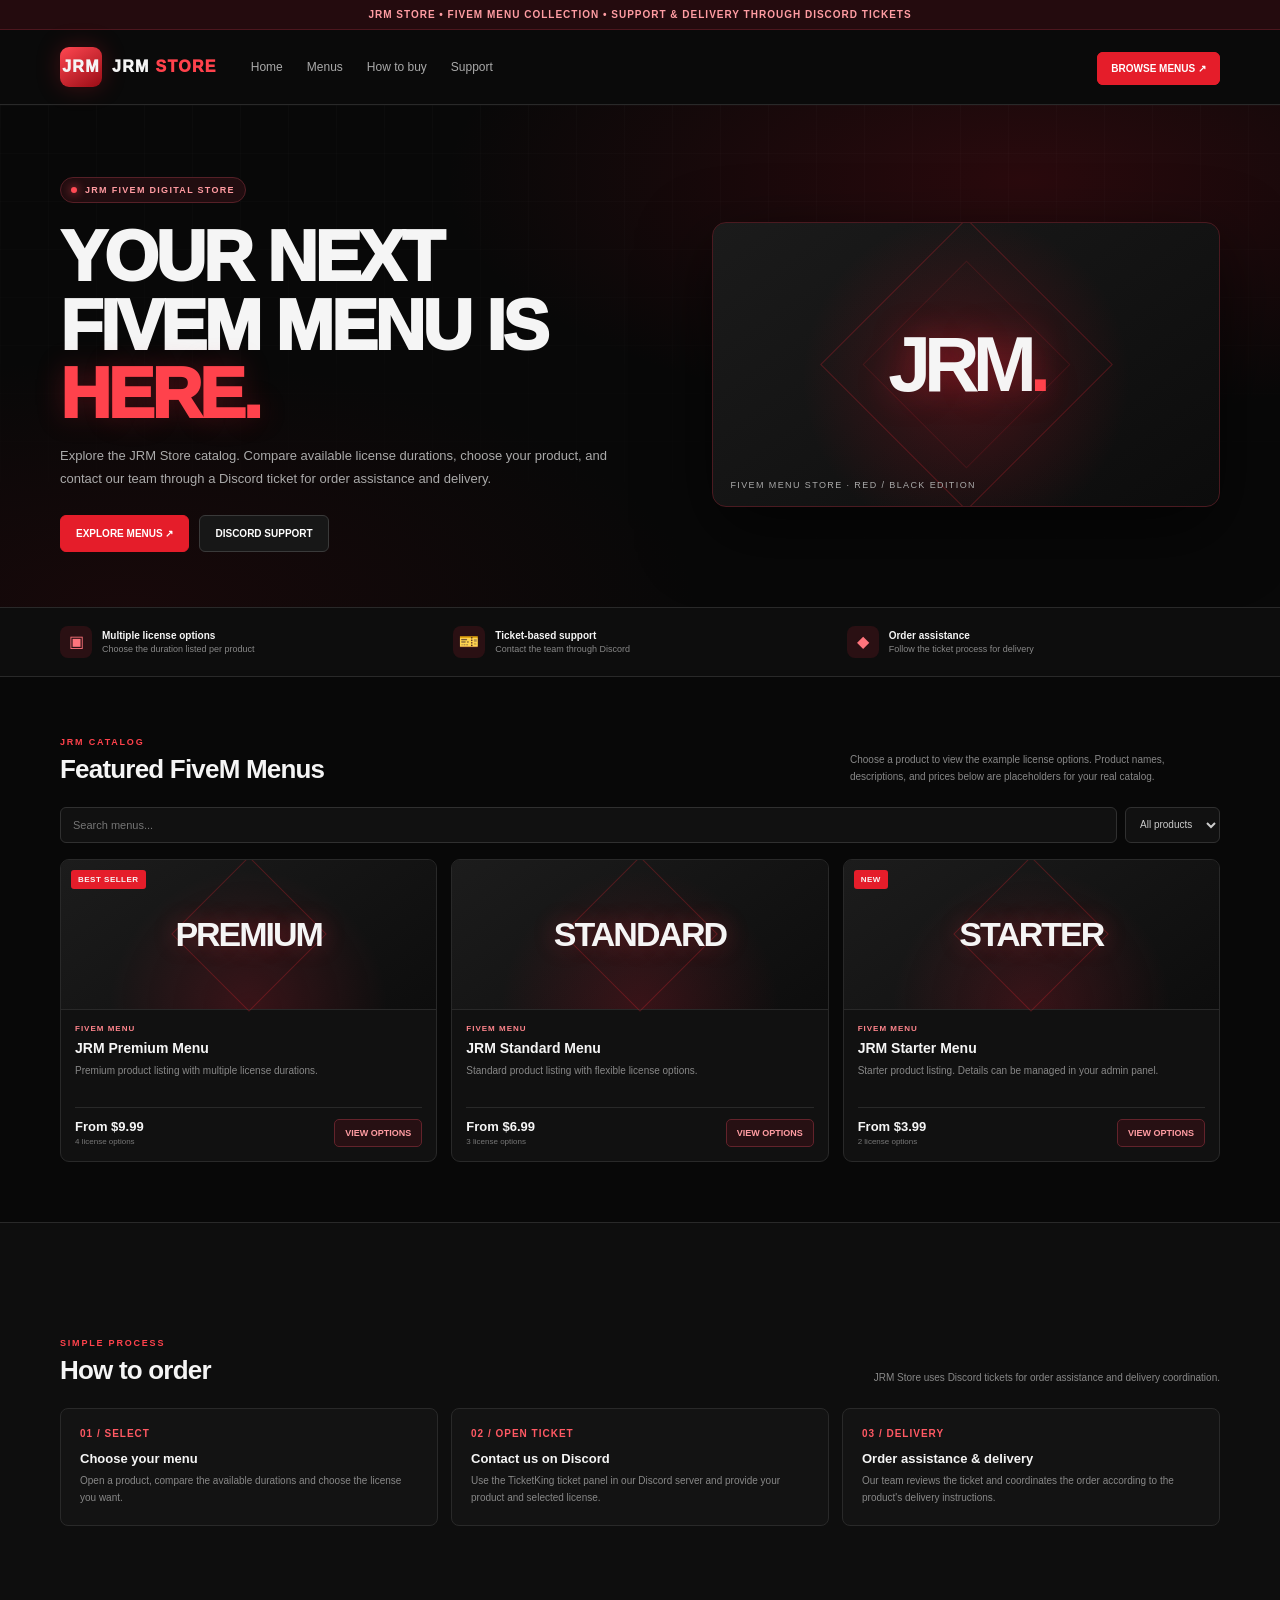
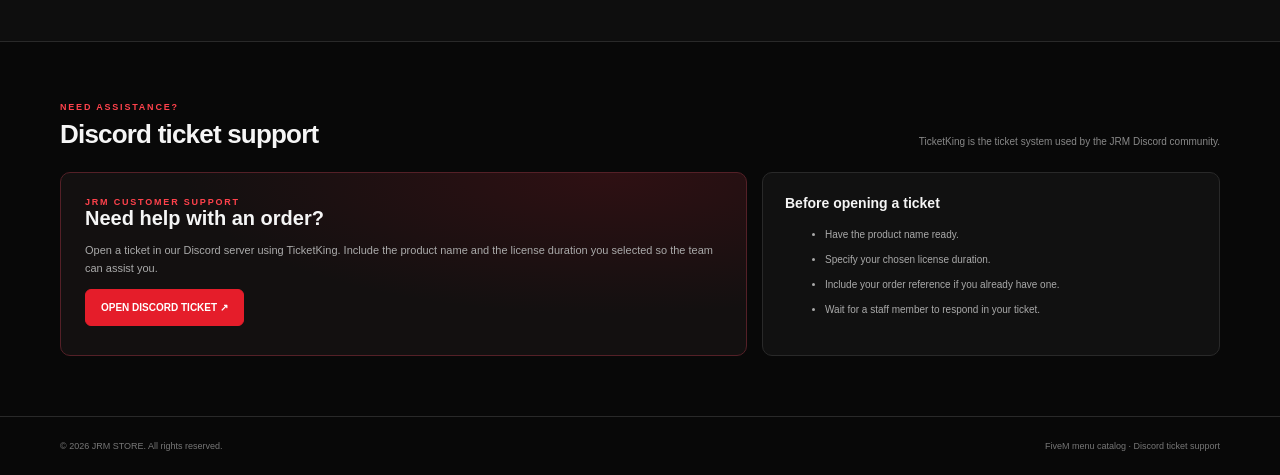
<file: index.html>
<!DOCTYPE html>
<html lang="en">
<head>
<meta charset="UTF-8"><meta name="viewport" content="width=device-width,initial-scale=1"><meta name="theme-color" content="#080808">
<title>JRM Store — FiveM Menus</title>
<link rel="stylesheet" href="style.css"></head>
<body>
<div class="announcement">JRM STORE <b>•</b> FIVEM MENU COLLECTION <b>•</b> SUPPORT & DELIVERY THROUGH DISCORD TICKETS</div>
<header><div class="wrap nav">
<a class="brand" href="#"><span class="logo">JRM</span><span>JRM <em>STORE</em></span></a>
<nav><a href="#home">Home</a><a href="#menus">Menus</a><a href="#delivery">How to buy</a><a href="#support">Support</a></nav>
<div><a class="navbtn red" href="#menus">BROWSE MENUS ↗</a></div>
</div></header>
<main>
<section class="hero" id="home"><div class="wrap heroGrid">
<div><div class="pill"><i class="dot"></i> JRM FIVEM DIGITAL STORE</div><h1>YOUR NEXT<br>FIVEM MENU IS<br><span>HERE.</span></h1><p>Explore the JRM Store catalog. Compare available license durations, choose your product, and contact our team through a Discord ticket for order assistance and delivery.</p><div class="actions"><a class="btn red" href="#menus">EXPLORE MENUS ↗</a><a class="btn" href="#support">DISCORD SUPPORT</a></div></div>
<div class="heroArt"><strong>JRM<span>.</span></strong><div class="artLabel">FIVEM MENU STORE · RED / BLACK EDITION</div></div>
</div></section>
<div class="trust"><div class="wrap trustRow">
<div class="trustItem"><span class="trustIcon">▣</span><div><b>Multiple license options</b><small>Choose the duration listed per product</small></div></div>
<div class="trustItem"><span class="trustIcon">🎫</span><div><b>Ticket-based support</b><small>Contact the team through Discord</small></div></div>
<div class="trustItem"><span class="trustIcon">◆</span><div><b>Order assistance</b><small>Follow the ticket process for delivery</small></div></div>
</div></div>
<section id="menus"><div class="wrap">
<div class="sectionHead"><div><div class="kicker">JRM catalog</div><h2>Featured FiveM Menus</h2></div><p>Choose a product to view the example license options. Product names, descriptions, and prices below are placeholders for your real catalog.</p></div>
<div class="filters"><input class="search" id="search" placeholder="Search menus..."><select class="filter" id="sort"><option value="all">All products</option><option value="featured">Featured</option></select></div>
<div class="products" id="productsGrid">
<article class="product" data-name="JRM Premium Menu" data-desc="Premium menu product listing. Add your approved product description and support details."><div class="productImage"><span class="badge">BEST SELLER</span><strong>PREMIUM</strong></div><div class="productBody"><div class="category">FiveM Menu</div><h3>JRM Premium Menu</h3><p>Premium product listing with multiple license durations.</p><div class="foot"><div class="price">From $9.99<small>4 license options</small></div><button class="options" data-name="JRM Premium Menu" data-plans="1 Week:4.99|1 Month:9.99|3 Months:19.99|Lifetime:49.99">VIEW OPTIONS</button></div></div></article>
<article class="product" data-name="JRM Standard Menu" data-desc="Standard menu product listing. Add your approved product description and support details."><div class="productImage"><strong>STANDARD</strong></div><div class="productBody"><div class="category">FiveM Menu</div><h3>JRM Standard Menu</h3><p>Standard product listing with flexible license options.</p><div class="foot"><div class="price">From $6.99<small>3 license options</small></div><button class="options" data-name="JRM Standard Menu" data-plans="1 Week:3.99|1 Month:6.99|Lifetime:29.99">VIEW OPTIONS</button></div></div></article>
<article class="product" data-name="JRM Starter Menu" data-desc="Starter menu product listing. Add your approved product description and support details."><div class="productImage"><span class="badge">NEW</span><strong>STARTER</strong></div><div class="productBody"><div class="category">FiveM Menu</div><h3>JRM Starter Menu</h3><p>Starter product listing. Details can be managed in your admin panel.</p><div class="foot"><div class="price">From $3.99<small>2 license options</small></div><button class="options" data-name="JRM Starter Menu" data-plans="1 Week:3.99|1 Month:8.99">VIEW OPTIONS</button></div></div></article>
</div><div id="noResults" style="display:none;text-align:center;color:#888;font-size:11px;padding:25px">No menus found.</div>
</div></section>
<section class="delivery" id="delivery"><div class="wrap" style="padding:55px 0"><div class="sectionHead"><div><div class="kicker">Simple process</div><h2>How to order</h2></div><p>JRM Store uses Discord tickets for order assistance and delivery coordination.</p></div>
<div class="steps"><div class="step"><div class="num">01 / SELECT</div><h3>Choose your menu</h3><p>Open a product, compare the available durations and choose the license you want.</p></div><div class="step"><div class="num">02 / OPEN TICKET</div><h3>Contact us on Discord</h3><p>Use the TicketKing ticket panel in our Discord server and provide your product and selected license.</p></div><div class="step"><div class="num">03 / DELIVERY</div><h3>Order assistance & delivery</h3><p>Our team reviews the ticket and coordinates the order according to the product's delivery instructions.</p></div></div>
</div></section>
<section id="support"><div class="wrap"><div class="sectionHead"><div><div class="kicker">Need assistance?</div><h2>Discord ticket support</h2></div><p>TicketKing is the ticket system used by the JRM Discord community.</p></div>
<div class="ticketPanel"><div class="ticketBox"><div class="kicker">JRM CUSTOMER SUPPORT</div><h3>Need help with an order?</h3><p>Open a ticket in our Discord server using TicketKing. Include the product name and the license duration you selected so the team can assist you.</p><a class="btn red" id="ticketLink" href="#" target="_blank" rel="noopener">OPEN DISCORD TICKET ↗</a></div><div class="ticketSide"><h3>Before opening a ticket</h3><ul><li>Have the product name ready.</li><li>Specify your chosen license duration.</li><li>Include your order reference if you already have one.</li><li>Wait for a staff member to respond in your ticket.</li></ul></div></div>
</div></section>
</main>
<footer><div class="wrap footerRow"><span>© 2026 JRM STORE. All rights reserved.</span><span>FiveM menu catalog · Discord ticket support</span></div></footer>
<div class="modal" id="modal"><div class="modalBox"><button class="close" id="close">×</button><div class="kicker">SELECT A LICENSE</div><h2 id="modalTitle">Product</h2><p>Select the license duration you want. Then continue to the Discord TicketKing ticket panel to contact the store team.</p><div class="plans" id="plans"></div><div class="modalBottom"><div><small style="color:#888;font-size:9px">SELECTED PRICE</small><br><strong id="price">$0.00</strong></div><button class="btn red" id="continue">CONTINUE TO TICKET ↗</button></div><p style="font-size:9px">Preview only: example products and prices. The TicketKing link must be replaced with your Discord ticket panel URL. No payment or delivery is processed on this preview.</p></div></div>
<script src="script.js"></script></body></html>
</file>
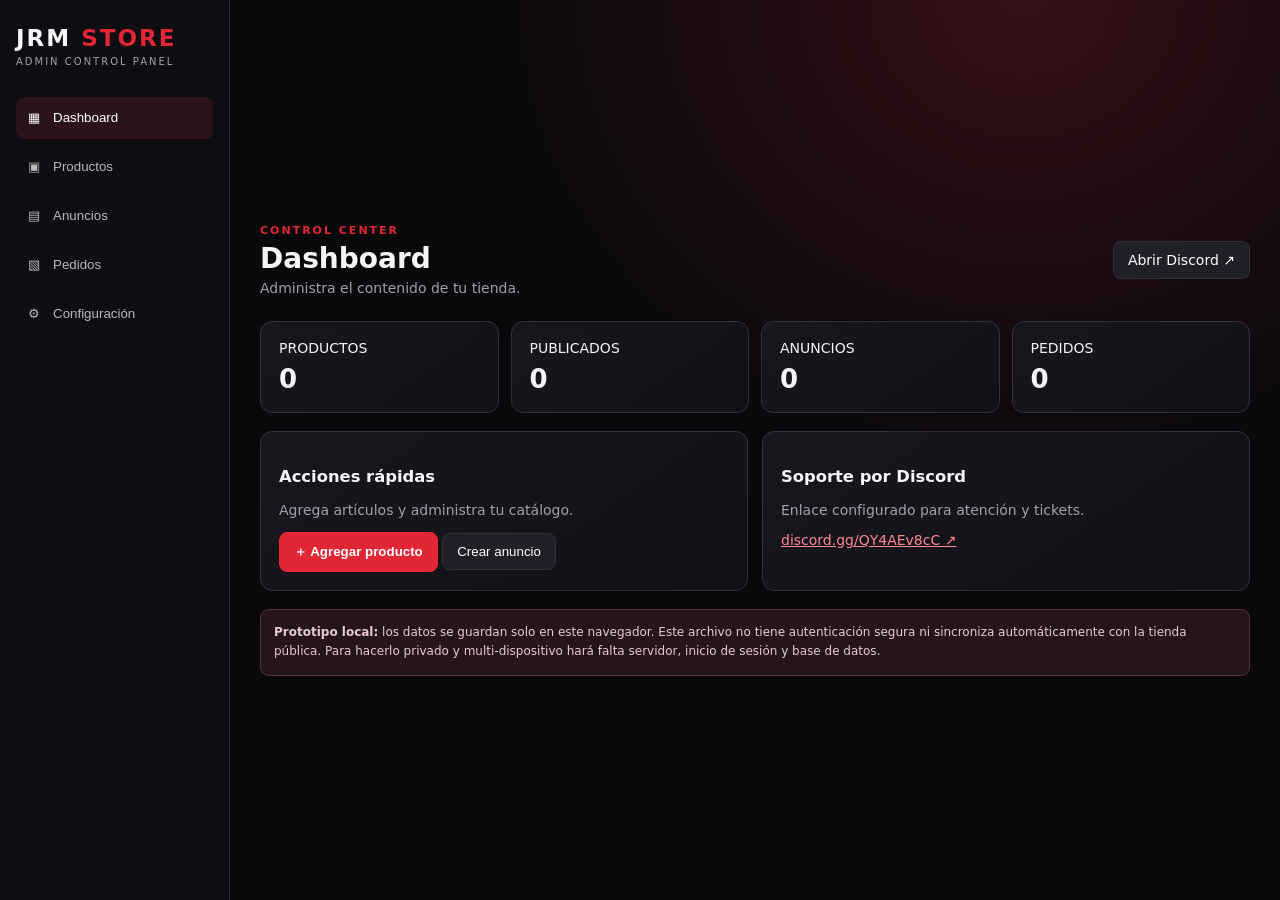
<file: admin/index.html>
<!doctype html><html lang="es"><head><meta charset="utf-8"><meta name="viewport" content="width=device-width,initial-scale=1"><title>JRM STORE Admin</title>
<link rel="stylesheet" href="style.css"></head><body><div class="app"><aside class="side"><div class="logo">JRM <span>STORE</span></div><div class="sub">ADMIN CONTROL PANEL</div><nav class="nav"><button class="active" data-tab="dashboard">▦　Dashboard</button><button data-tab="products">▣　Productos</button><button data-tab="announcements">▤　Anuncios</button><button data-tab="orders">▧　Pedidos</button><button data-tab="settings">⚙　Configuración</button></nav></aside>
<main class="main"><div class="top"><div><div class="eyebrow">CONTROL CENTER</div><h1 id="heading">Dashboard</h1><div class="muted">Administra el contenido de tu tienda.</div></div><a class="btn" href="https://discord.gg/QY4AEv8cC" target="_blank" rel="noopener">Abrir Discord ↗</a></div>
<section id="dashboard" class="section show"><div class="stats"><div class="stat">PRODUCTOS<strong id="sProducts">0</strong></div><div class="stat">PUBLICADOS<strong id="sLive">0</strong></div><div class="stat">ANUNCIOS<strong id="sNews">0</strong></div><div class="stat">PEDIDOS<strong id="sOrders">0</strong></div></div><div class="grid2"><div class="card"><h3>Acciones rápidas</h3><p class="muted">Agrega artículos y administra tu catálogo.</p><button class="btn red" onclick="openProduct()">＋ Agregar producto</button> <button class="btn" onclick="tab('announcements')">Crear anuncio</button></div><div class="card"><h3>Soporte por Discord</h3><p class="muted">Enlace configurado para atención y tickets.</p><a class="link" href="https://discord.gg/QY4AEv8cC" target="_blank">discord.gg/QY4AEv8cC ↗</a></div></div><div class="notice"><b>Prototipo local:</b> los datos se guardan solo en este navegador. Este archivo no tiene autenticación segura ni sincroniza automáticamente con la tienda pública. Para hacerlo privado y multi-dispositivo hará falta servidor, inicio de sesión y base de datos.</div></section>
<section id="products" class="section"><div class="toolbar"><span class="muted">Productos, descripciones, imágenes, planes y enlaces de pago.</span><button class="btn red" onclick="openProduct()">＋ Nuevo producto</button></div><div class="card tablewrap"><table class="table"><thead><tr><th>Producto</th><th>Categoría</th><th>Planes</th><th>Estado</th><th>Acciones</th></tr></thead><tbody id="productRows"></tbody></table><div id="emptyProducts" class="empty">Todavía no hay productos.</div></div></section>
<section id="announcements" class="section"><div class="card"><h3>Crear anuncio</h3><label>Título</label><input id="newsTitle" placeholder="Nueva actualización"><label>Mensaje</label><textarea id="newsBody" rows="3" placeholder="Escribe el anuncio..."></textarea><p><button class="btn red" onclick="addNews()">Publicar</button></p></div><div class="card" style="margin-top:15px"><h3>Anuncios</h3><div id="newsList"></div></div></section>
<section id="orders" class="section"><div class="card"><h3>Registro manual de pedidos</h3><p class="muted">Registra un pedido después de comprobarlo en Stripe.</p><div class="formgrid"><div><label>Referencia</label><input id="orderRef" placeholder="JRM-0001"></div><div><label>Producto / plan</label><input id="orderItem" placeholder="Producto — Lifetime"></div><div><label>Estado</label><select id="orderStatus"><option>Pendiente de verificar</option><option>Pagado verificado</option><option>Entregado</option><option>Cancelado</option></select></div><div><label>Usuario / ticket</label><input id="orderNote" placeholder="Nombre o número de ticket"></div></div><p><button class="btn red" onclick="addOrder()">Guardar pedido</button></p></div><div class="card tablewrap" style="margin-top:15px"><table class="table"><thead><tr><th>Referencia</th><th>Artículo</th><th>Estado</th><th>Nota</th><th></th></tr></thead><tbody id="orderRows"></tbody></table><div id="emptyOrders" class="empty">No hay pedidos.</div></div></section>
<section id="settings" class="section"><div class="card"><h3>Configuración</h3><label>Nombre de la tienda</label><input id="storeName" value="JRM STORE"><label>Invitación de Discord</label><input id="discordUrl" value="https://discord.gg/QY4AEv8cC"><label>Texto del botón</label><input id="supportText" value="Abrir ticket en Discord"><p><button class="btn red" onclick="saveSettings()">Guardar</button></p></div><div class="notice">No pegues claves secretas de Stripe (sk_...) ni secretos de webhook (whsec_...) en este panel. Deben guardarse en el servidor, nunca en el navegador.</div></section></main></div>
<div class="modal" id="productModal"><div class="dialog"><div class="dialoghead"><h2 id="modalTitle">Nuevo producto</h2><button class="x" onclick="closeProduct()">×</button></div><div class="formgrid"><div><label>Nombre</label><input id="pName" placeholder="Nombre del producto"></div><div><label>Categoría</label><input id="pCategory" placeholder="Categoría"></div><div class="full"><label>Descripción</label><textarea id="pDescription" rows="3" placeholder="Detalles del artículo..."></textarea></div><div class="full"><label>URL de imagen</label><input id="pImage" placeholder="https://..."></div><div><label>Estado</label><select id="pStatus"><option value="true">Publicado</option><option value="false">Oculto</option></select></div><div><label>Etiqueta</label><input id="pTag" placeholder="Popular, Nuevo..."></div></div><div style="display:flex;justify-content:space-between;align-items:center;margin-top:15px"><h3>Planes y precios</h3><button class="btn" onclick="addPriceRow()">＋ Añadir plan</button></div><div id="priceRows"></div><div style="display:flex;justify-content:flex-end;gap:8px;margin-top:18px"><button class="btn" onclick="closeProduct()">Cancelar</button><button class="btn red" onclick="saveProduct()">Guardar producto</button></div></div></div>
<script src="script.js"></script></body></html>
</file>
<file: style.css>
:root{--bg:#080808;--panel:#111;--panel2:#171717;--line:#292929;--red:#e51d2a;--red2:#ff424c;--txt:#f5f5f5;--muted:#999}
*{box-sizing:border-box}html{scroll-behavior:smooth}body{margin:0;background:var(--bg);color:var(--txt);font-family:Inter,Arial,sans-serif}a{color:inherit;text-decoration:none}button{font:inherit;cursor:pointer}
.wrap{width:min(1160px,calc(100% - 36px));margin:auto}
.announcement{background:#240b0e;color:#ff9da3;border-bottom:1px solid #4c171e;text-align:center;padding:9px 12px;font-size:10px;font-weight:900;letter-spacing:1px}
header{position:sticky;top:0;z-index:5;background:#0b0b0beF;backdrop-filter:blur(12px);border-bottom:1px solid var(--line)}
.nav{height:74px;display:flex;align-items:center;gap:34px}.brand{display:flex;align-items:center;gap:10px;font-weight:950;letter-spacing:1.3px;white-space:nowrap}.logo{height:40px;width:42px;display:grid;place-items:center;border-radius:9px;background:linear-gradient(145deg,#ff4751,#990c15);box-shadow:0 0 23px #e51d2a40}.brand em{font-style:normal;color:var(--red2)}
nav{display:flex;align-items:center;gap:24px;flex:1;color:#aaa;font-size:12px}nav a:hover{color:white}
.navbtn{border:1px solid #3b3b3b;background:#171717;color:white;border-radius:6px;padding:10px 13px;font-size:10px;font-weight:900}.navbtn.red{background:var(--red);border-color:var(--red)}
.hero{padding:72px 0 55px;position:relative;overflow:hidden;background:radial-gradient(ellipse at 80% 15%,#8d101d42,transparent 40%),radial-gradient(ellipse at 10% 100%,#5b0b1230,transparent 35%)}
.hero:after{content:"";position:absolute;inset:0;pointer-events:none;opacity:.12;background-image:linear-gradient(#fff2 1px,transparent 1px),linear-gradient(90deg,#fff2 1px,transparent 1px);background-size:48px 48px;mask-image:linear-gradient(#000,transparent)}
.heroGrid{position:relative;z-index:1;display:grid;grid-template-columns:1.1fr .9fr;gap:32px;align-items:center}
.pill{display:inline-flex;align-items:center;gap:8px;padding:7px 10px;border-radius:30px;border:1px solid #562027;background:#210d10;color:#ff9ba1;font-size:9px;font-weight:900;letter-spacing:1.3px}.dot{height:6px;width:6px;border-radius:50%;background:#ff4a54;box-shadow:0 0 10px #ff4a54}
h1{font-size:clamp(42px,6vw,70px);line-height:.98;letter-spacing:-3px;margin:20px 0 15px;font-weight:950}h1 span{color:var(--red2);text-shadow:0 0 28px #ed263744}
.hero p{font-size:13px;line-height:1.8;color:#aaa;max-width:550px}.actions{display:flex;gap:10px;flex-wrap:wrap;margin-top:24px}
.btn{display:inline-flex;align-items:center;justify-content:center;border:1px solid #3a3a3a;background:#171717;color:#fff;border-radius:6px;padding:12px 15px;font-size:10px;font-weight:900;transition:.2s}.btn:hover{transform:translateY(-2px);border-color:var(--red)}.btn.red{background:var(--red);border-color:var(--red)}
.heroArt{height:285px;border:1px solid #4a1a20;border-radius:14px;background:radial-gradient(circle at 50% 55%,#a2142255,transparent 55%),linear-gradient(145deg,#1b1b1b,#0c0c0c);display:grid;place-items:center;position:relative;overflow:hidden;box-shadow:0 25px 70px #0009}
.heroArt:before,.heroArt:after{content:"";position:absolute;width:205px;height:205px;border:1px solid #ed283744;transform:rotate(45deg)}.heroArt:after{width:145px;height:145px;border-color:#ed283722}
.heroArt strong{font-size:77px;letter-spacing:-7px;z-index:1;text-shadow:0 0 35px #ed283766}.heroArt strong span{color:var(--red2)}.artLabel{position:absolute;bottom:16px;left:17px;font-size:9px;letter-spacing:1.4px;color:#aaa}
.trust{background:#0d0d0d;border-block:1px solid var(--line)}.trustRow{display:grid;grid-template-columns:repeat(3,1fr);gap:20px;padding:18px 0}.trustItem{display:flex;align-items:center;gap:10px}.trustIcon{width:32px;height:32px;border-radius:8px;background:#2a1013;color:#ff747c;display:grid;place-items:center}.trustItem b{font-size:10px;display:block}.trustItem small{font-size:9px;color:#888;display:block;margin-top:3px}
section{padding:60px 0}.sectionHead{display:flex;justify-content:space-between;align-items:end;gap:18px;margin-bottom:22px}.kicker{font-size:9px;color:var(--red2);font-weight:900;letter-spacing:1.8px;text-transform:uppercase}.sectionHead h2{font-size:26px;margin:7px 0 0;letter-spacing:-.8px}.sectionHead p{font-size:10px;line-height:1.7;color:#888;max-width:370px;margin:0}
.filters{display:flex;gap:8px;flex-wrap:wrap;margin-bottom:16px}.search{flex:1;min-width:180px;background:#111;border:1px solid #303030;color:white;border-radius:6px;padding:11px 12px;font-size:11px;outline:none}.filter{background:#111;border:1px solid #303030;color:#ccc;border-radius:6px;padding:10px;font-size:10px}
.products{display:grid;grid-template-columns:repeat(3,1fr);gap:14px}.product{background:var(--panel);border:1px solid var(--line);border-radius:9px;overflow:hidden;transition:.2s}.product:hover{transform:translateY(-4px);border-color:#79232b;box-shadow:0 12px 32px #0008}
.productImage{height:150px;display:grid;place-items:center;position:relative;background:radial-gradient(circle at 50% 100%,#a2172845,transparent 58%),linear-gradient(145deg,#1c1c1c,#0d0d0d);border-bottom:1px solid var(--line)}.productImage:before{content:"";position:absolute;width:108px;height:108px;border:1px solid #ed283344;transform:rotate(45deg)}.productImage strong{font-size:34px;letter-spacing:-2px;z-index:1;text-shadow:0 0 25px #ff384455}.badge{position:absolute;top:10px;left:10px;background:var(--red);padding:5px 7px;border-radius:3px;font-size:8px;font-weight:900;letter-spacing:.5px}
.productBody{padding:14px}.category{font-size:8px;color:#ff858c;letter-spacing:1px;text-transform:uppercase;font-weight:900}.productBody h3{font-size:14px;margin:7px 0}.productBody p{font-size:10px;color:#888;line-height:1.6;min-height:32px;margin:0 0 12px}.foot{display:flex;align-items:center;justify-content:space-between;gap:8px;border-top:1px solid #292929;padding-top:11px}.price{font-size:13px;font-weight:900}.price small{display:block;font-size:8px;color:#777;font-weight:500;margin-top:3px}.options{background:#271013;border:1px solid #63232b;color:#ff9ca2;border-radius:5px;padding:8px 10px;font-size:9px;font-weight:900}
.delivery{background:#0e0e0e;border-block:1px solid var(--line)}.steps{display:grid;grid-template-columns:repeat(3,1fr);gap:13px}.step{padding:19px;border:1px solid var(--line);background:#131313;border-radius:8px}.num{color:#ff5963;font-size:10px;font-weight:900;letter-spacing:1px}.step h3{font-size:13px;margin:12px 0 6px}.step p{font-size:10px;line-height:1.7;color:#888;margin:0}
.ticketPanel{display:grid;grid-template-columns:1.2fr .8fr;gap:15px}.ticketBox{border:1px solid #542027;border-radius:10px;padding:24px;background:radial-gradient(ellipse at 80% 0%,#7b101b44,transparent 55%),#131010}.ticketBox h3{font-size:20px;margin:0 0 8px}.ticketBox p{font-size:11px;color:#aaa;line-height:1.7}.ticketSide{border:1px solid var(--line);background:#111;border-radius:10px;padding:22px}.ticketSide h3{font-size:14px;margin:0 0 12px}.ticketSide li{font-size:10px;color:#aaa;margin:10px 0;line-height:1.5}
footer{border-top:1px solid var(--line);padding:24px 0;color:#777;font-size:9px}.footerRow{display:flex;justify-content:space-between;gap:15px;flex-wrap:wrap}
.modal{display:none;position:fixed;inset:0;z-index:30;background:#000c;place-items:center;padding:18px}.modal.show{display:grid}.modalBox{width:min(500px,100%);background:#151515;border:1px solid #5b2028;border-radius:10px;padding:22px;position:relative}.close{position:absolute;right:13px;top:9px;background:none;border:0;color:#aaa;font-size:22px}.modalBox h2{font-size:19px;margin:5px 0}.modalBox p{font-size:10px;line-height:1.7;color:#999}.plans{display:grid;grid-template-columns:repeat(2,1fr);gap:8px;margin:16px 0}.plan{background:#0c0c0c;color:white;border:1px solid #333;border-radius:6px;padding:12px;text-align:left}.plan.selected{border-color:var(--red);background:#281014}.plan b{display:block;font-size:11px}.plan small{display:block;color:#999;font-size:9px;margin-top:5px}.modalBottom{display:flex;align-items:center;justify-content:space-between;gap:10px}.modalBottom strong{font-size:18px}
@media(max-width:850px){.products{grid-template-columns:repeat(2,1fr)}.nav{gap:17px}nav{gap:13px}}
@media(max-width:620px){.wrap{width:calc(100% - 28px)}.nav{height:auto;min-height:68px;flex-wrap:wrap;padding:10px 0;gap:10px}nav{order:3;width:100%;justify-content:space-between;font-size:10px}.hero{padding:48px 0 40px}.heroGrid{grid-template-columns:1fr}.heroArt{height:190px}.heroArt strong{font-size:60px}h1{letter-spacing:-2px}.sectionHead{align-items:flex-start;flex-direction:column}.products{gap:9px}.productImage{height:110px}.productBody{padding:10px}.productBody p{min-height:45px}.trustRow{grid-template-columns:1fr}.steps{grid-template-columns:1fr}.ticketPanel{grid-template-columns:1fr}}
@media(max-width:390px){.products{grid-template-columns:1fr}.productImage{height:140px}}
</file>
<file: admin/style.css>
:root{--bg:#09090c;--panel:#14141b;--line:#30303a;--red:#e32636;--muted:#a1a1ad}*{box-sizing:border-box}body{margin:0;background:radial-gradient(ellipse at 80% 0,#351017,transparent 38%),var(--bg);color:#f6f6f8;font:14px system-ui,Arial}.app{display:grid;grid-template-columns:230px 1fr;min-height:100vh}.side{background:#0d0d12;border-right:1px solid var(--line);padding:25px 16px}.logo{font-size:23px;font-weight:900;letter-spacing:2px}.logo span{color:var(--red)}.sub{color:var(--muted);font-size:10px;letter-spacing:2px;margin:5px 0 30px}.nav{display:grid;gap:7px}.nav button{border:0;background:none;color:#bbb;text-align:left;padding:12px;border-radius:8px;cursor:pointer}.nav button.active,.nav button:hover{background:#2a1419;color:white}.main{padding:30px;max-width:1350px;width:100%;margin:auto}.top{display:flex;justify-content:space-between;align-items:center;gap:12px;margin-bottom:25px}.eyebrow{color:var(--red);font-size:11px;letter-spacing:2px;font-weight:bold}.top h1{margin:5px 0}.muted,small{color:var(--muted)}.btn{background:#202028;color:white;border:1px solid var(--line);padding:10px 14px;border-radius:8px;cursor:pointer;text-decoration:none;display:inline-block}.btn.red{background:var(--red);border-color:var(--red);font-weight:bold}.section{display:none}.section.show{display:block}.stats{display:grid;grid-template-columns:repeat(4,1fr);gap:12px;margin-bottom:18px}.card,.stat{background:linear-gradient(145deg,#17171f,#111116);border:1px solid var(--line);border-radius:12px;padding:18px}.stat strong{display:block;font-size:26px;margin-top:8px}.grid2{display:grid;grid-template-columns:1fr 1fr;gap:14px}.toolbar{display:flex;justify-content:space-between;align-items:center;gap:12px;margin:18px 0}.tablewrap{overflow:auto}.table{width:100%;border-collapse:collapse;min-width:600px}.table th,.table td{text-align:left;padding:12px 9px;border-bottom:1px solid var(--line)}.table th{font-size:11px;color:var(--muted);text-transform:uppercase}.pill{background:#24242d;padding:5px 9px;border-radius:20px;font-size:11px}.live{background:#153322;color:#8be0a7}.off{background:#381b22;color:#ffadb4}label{display:block;color:#c7c7d0;font-size:12px;margin:12px 0 6px}input,textarea,select{width:100%;background:#0b0b10;border:1px solid #383842;border-radius:8px;color:white;padding:11px;font:inherit}textarea{resize:vertical}.formgrid{display:grid;grid-template-columns:1fr 1fr;gap:0 14px}.full{grid-column:1/-1}.price-row{display:grid;grid-template-columns:1fr 1fr 1.5fr 38px;gap:8px;align-items:end;margin:8px 0}.price-row label{margin-top:0}.remove{height:40px;background:#34151b;color:#ff9da6;border:1px solid #55232c;border-radius:8px;cursor:pointer}.modal{display:none;position:fixed;inset:0;background:#000b;align-items:center;justify-content:center;padding:16px;z-index:5}.modal.open{display:flex}.dialog{width:min(720px,100%);max-height:90vh;overflow:auto;background:#14141b;border:1px solid #4a3037;border-radius:14px;padding:22px}.dialoghead{display:flex;justify-content:space-between;align-items:center}.x{background:none;border:0;color:#aaa;font-size:25px;cursor:pointer}.notice{margin-top:18px;padding:13px;background:#25151a;border:1px solid #59303a;border-radius:9px;color:#e6cbd0;font-size:12px;line-height:1.6}.empty{text-align:center;padding:28px;color:var(--muted)}.hidden{display:none!important}.link{color:#ff8791}@media(max-width:800px){.app{grid-template-columns:1fr}.side{border:0;border-bottom:1px solid var(--line);padding:15px}.sub{margin-bottom:12px}.nav{display:flex;overflow:auto}.nav button{white-space:nowrap}.main{padding:17px}.stats{grid-template-columns:1fr 1fr}.grid2,.formgrid{grid-template-columns:1fr}.full{grid-column:auto}.price-row{grid-template-columns:1fr 1fr}.price-row div:nth-child(3){grid-column:1/-1}}
</file>
